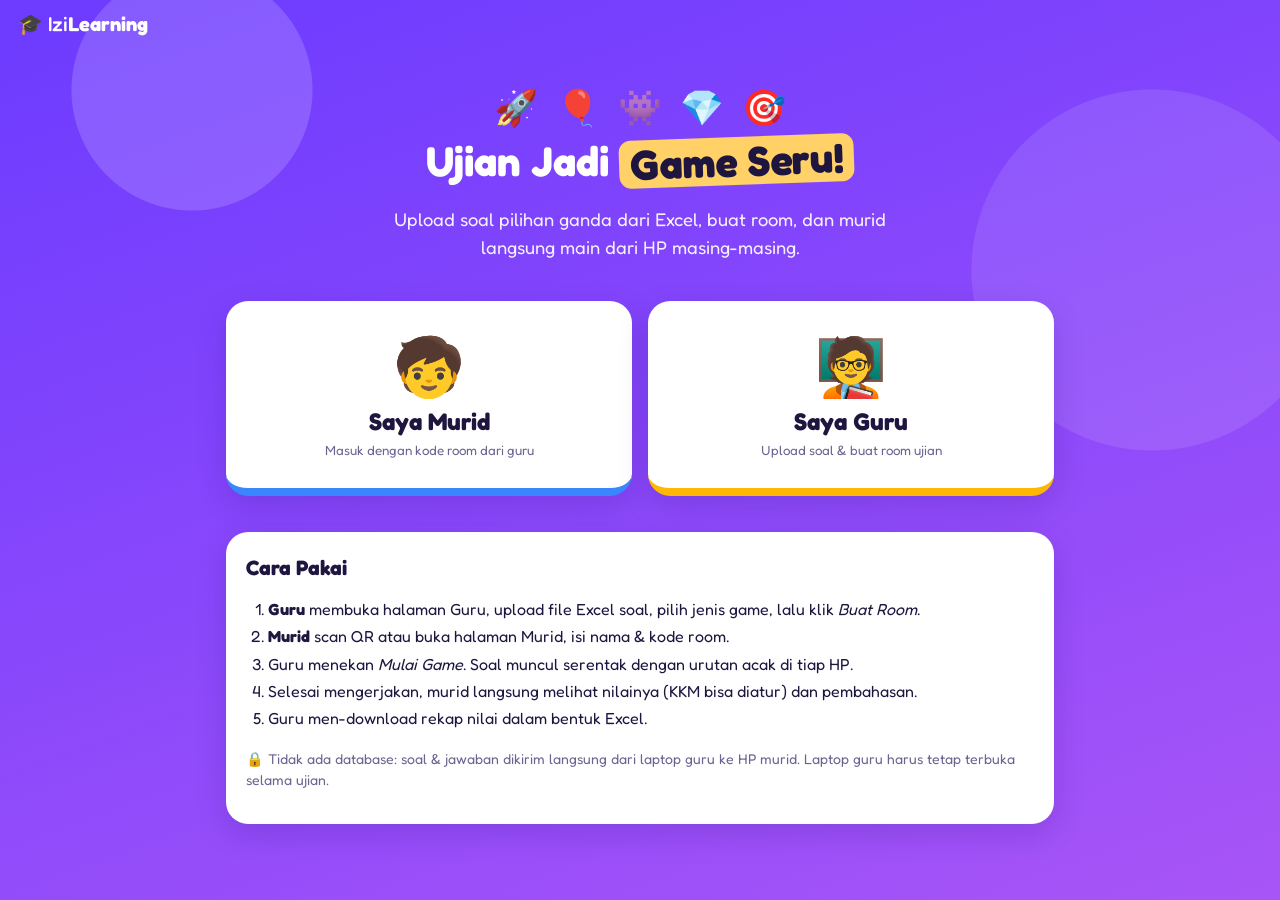
<file: index.html>
<!doctype html>
<html lang="id">
<head>
  <meta charset="utf-8">
  <meta name="viewport" content="width=device-width, initial-scale=1">
  <meta name="theme-color" content="#6C3BFF">
  <title>IziLearning · Ujian Jadi Game</title>
  <meta name="description" content="Ubah soal pilihan ganda dari Excel menjadi game seru untuk ulangan harian, UTS, dan challenge di kelas.">
  <link rel="icon" href="data:image/svg+xml,<svg xmlns='http://www.w3.org/2000/svg' viewBox='0 0 100 100'><text y='.9em' font-size='90'>🎓</text></svg>">
  <link rel="preconnect" href="https://fonts.googleapis.com">
  <link rel="stylesheet" href="https://fonts.googleapis.com/css2?family=Fredoka:wght@400;500;600;700&display=swap">
  <link rel="stylesheet" href="assets/css/style.css">
</head>
<body class="landing">
  <header class="topbar">
    <a class="brand" href="index.html">🎓 Izi<b>Learning</b></a>
  </header>
  <main class="wrap">
    <div class="hero center">
      <div class="floaties" aria-hidden="true"><span>🚀</span><span>🎈</span><span>👾</span><span>💎</span><span>🎯</span></div>
      <h1>Ujian Jadi <span class="hl">Game Seru!</span></h1>
      <p class="lead">Upload soal pilihan ganda dari Excel, buat room, dan murid langsung main dari HP masing-masing.</p>
    </div>
    <div class="role-grid">
      <a class="role card" href="murid.html">
        <span class="role-ico">🧒</span>
        <b>Saya Murid</b>
        <small>Masuk dengan kode room dari guru</small>
      </a>
      <a class="role card teacher" href="guru.html">
        <span class="role-ico">🧑‍🏫</span>
        <b>Saya Guru</b>
        <small>Upload soal & buat room ujian</small>
      </a>
    </div>
    <div class="card how">
      <h2>Cara Pakai</h2>
      <ol>
        <li><b>Guru</b> membuka halaman Guru, upload file Excel soal, pilih jenis game, lalu klik <i>Buat Room</i>.</li>
        <li><b>Murid</b> scan QR atau buka halaman Murid, isi nama & kode room.</li>
        <li>Guru menekan <i>Mulai Game</i>. Soal muncul serentak dengan urutan acak di tiap HP.</li>
        <li>Selesai mengerjakan, murid langsung melihat nilainya (KKM bisa diatur) dan pembahasan.</li>
        <li>Guru men-download rekap nilai dalam bentuk Excel.</li>
      </ol>
      <p class="muted small">🔒 Tidak ada database: soal & jawaban dikirim langsung dari laptop guru ke HP murid. Laptop guru harus tetap terbuka selama ujian.</p>
    </div>
  </main>
</body>
</html>
</file>
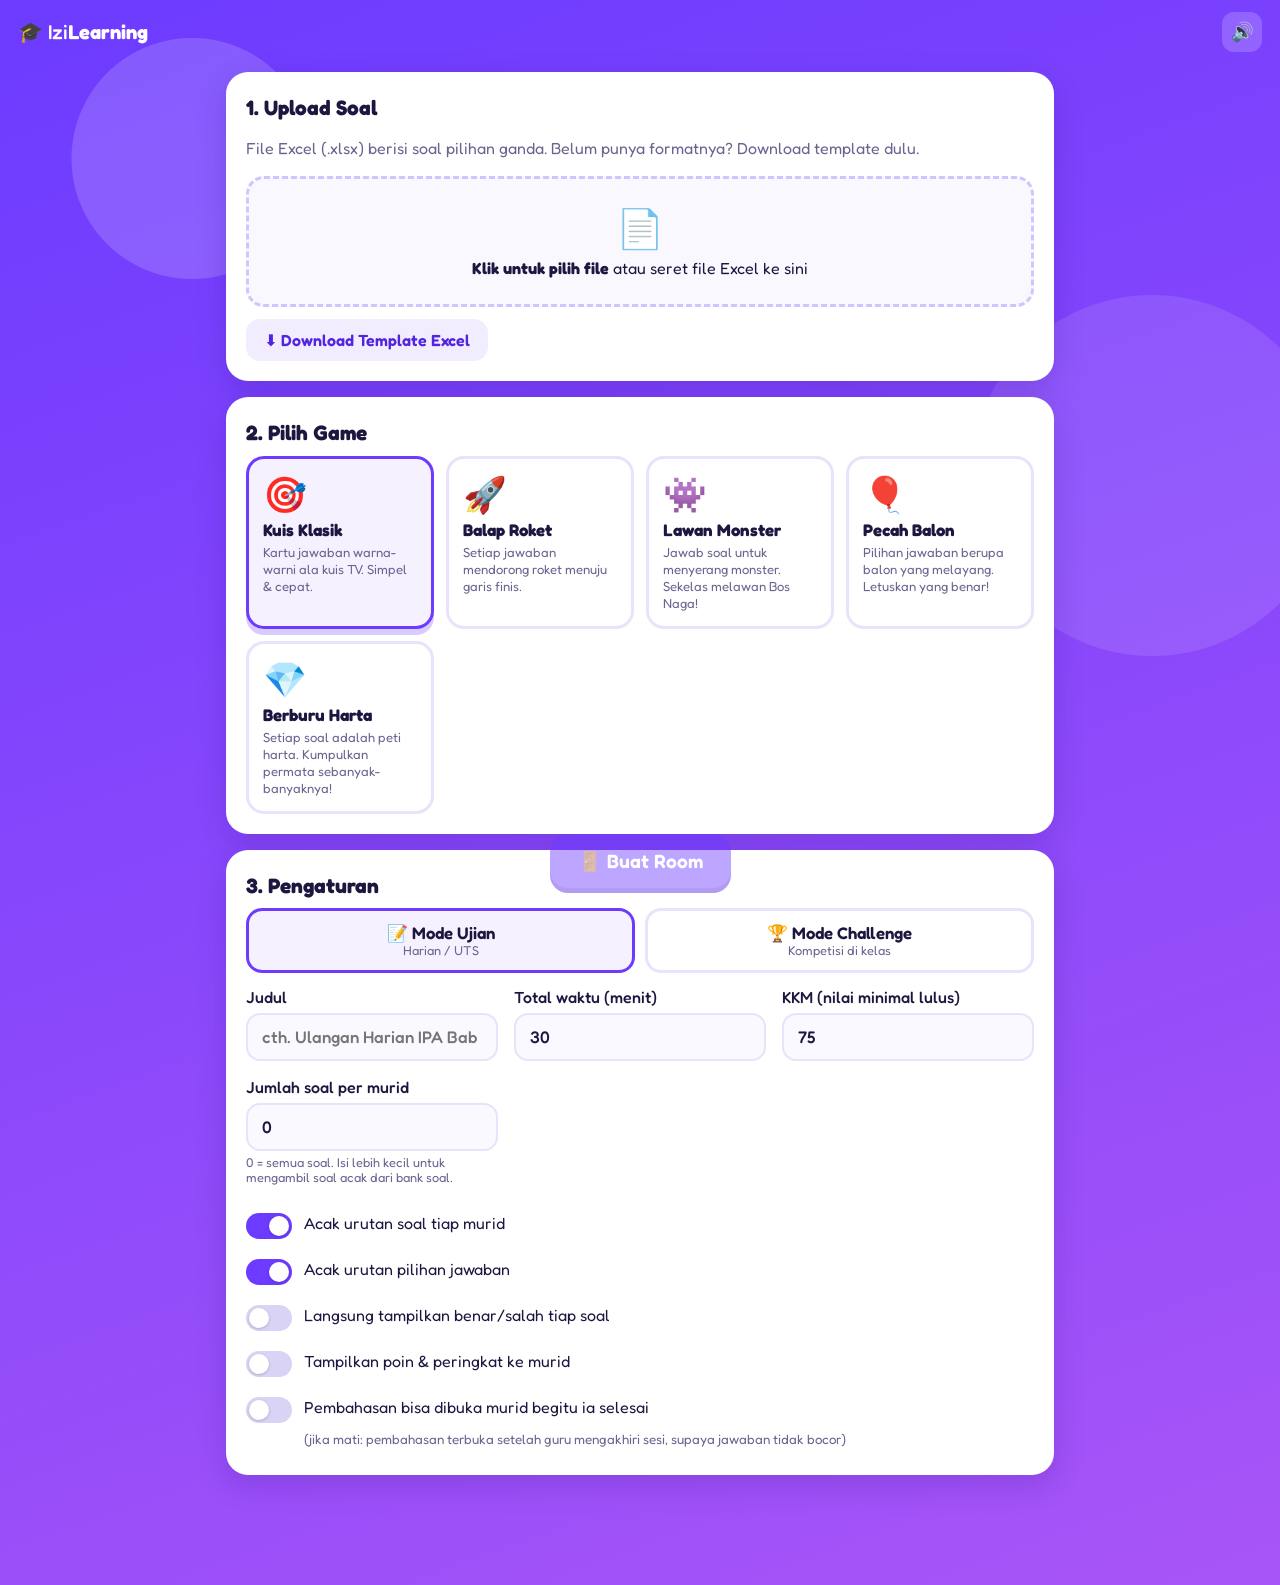
<file: guru.html>
<!doctype html>
<html lang="id">
<head>
  <meta charset="utf-8">
  <meta name="viewport" content="width=device-width, initial-scale=1">
  <title>Guru · IziLearning</title>
  <link rel="icon" href="data:image/svg+xml,<svg xmlns='http://www.w3.org/2000/svg' viewBox='0 0 100 100'><text y='.9em' font-size='90'>🎓</text></svg>">
  <link rel="preconnect" href="https://fonts.googleapis.com">
  <link rel="stylesheet" href="https://fonts.googleapis.com/css2?family=Fredoka:wght@400;500;600;700&display=swap">
  <link rel="stylesheet" href="assets/css/style.css">
</head>
<body class="host">
  <header class="topbar">
    <a class="brand" href="index.html">🎓 Izi<b>Learning</b></a>
    <span class="net" id="net" hidden></span>
    <button class="icon-btn" data-mute title="Suara"></button>
  </header>

  <!-- ================= SETUP ================= -->
  <section class="screen active" id="scr-setup">
    <div class="wrap">
      <div class="card resume" id="resume" hidden></div>

      <div class="card">
        <h2>1. Upload Soal</h2>
        <p class="muted">File Excel (.xlsx) berisi soal pilihan ganda. Belum punya formatnya? Download template dulu.</p>
        <label class="drop" id="drop">
          <input type="file" id="file" accept=".xlsx,.xls,.csv" hidden>
          <span class="drop-ico">📄</span>
          <span id="drop-txt"><b>Klik untuk pilih file</b> atau seret file Excel ke sini</span>
        </label>
        <div class="row">
          <button class="btn ghost" id="btn-template">⬇️ Download Template Excel</button>
        </div>
        <div id="parse-result"></div>
      </div>

      <div class="card">
        <h2>2. Pilih Game</h2>
        <div class="game-grid" id="game-grid"></div>
      </div>

      <div class="card">
        <h2>3. Pengaturan</h2>
        <div class="seg" id="preset">
          <button data-preset="ujian" class="on">📝 Mode Ujian<small>Harian / UTS</small></button>
          <button data-preset="challenge">🏆 Mode Challenge<small>Kompetisi di kelas</small></button>
        </div>
        <div class="form-grid">
          <label>Judul<input id="f-title" maxlength="80" placeholder="cth. Ulangan Harian IPA Bab 3"></label>
          <label>Total waktu (menit)<input id="f-duration" type="number" min="1" max="300" value="30"></label>
          <label>KKM (nilai minimal lulus)<input id="f-kkm" type="number" min="0" max="100" value="75"></label>
          <label>Jumlah soal per murid<input id="f-count" type="number" min="0" value="0"><small class="muted">0 = semua soal. Isi lebih kecil untuk mengambil soal acak dari bank soal.</small></label>
        </div>
        <div class="toggles">
          <label class="tg"><input type="checkbox" id="f-shuffleQ" checked><span></span>Acak urutan soal tiap murid</label>
          <label class="tg"><input type="checkbox" id="f-shuffleO" checked><span></span>Acak urutan pilihan jawaban</label>
          <label class="tg"><input type="checkbox" id="f-feedback"><span></span>Langsung tampilkan benar/salah tiap soal</label>
          <label class="tg"><input type="checkbox" id="f-rank"><span></span>Tampilkan poin & peringkat ke murid</label>
          <label class="tg"><input type="checkbox" id="f-reviewNow"><span></span>Pembahasan bisa dibuka murid begitu ia selesai<small class="muted">(jika mati: pembahasan terbuka setelah guru mengakhiri sesi, supaya jawaban tidak bocor)</small></label>
        </div>
      </div>

      <div class="sticky-cta">
        <button class="btn primary big" id="btn-create" disabled>🚪 Buat Room</button>
      </div>
    </div>
  </section>

  <!-- ================= LOBBY ================= -->
  <section class="screen" id="scr-lobby">
    <div class="wrap wide">
      <div class="lobby-head card">
        <div class="lobby-code">
          <div class="muted">Buka <b id="join-url-short"></b> lalu masukkan kode:</div>
          <div class="code" id="room-code">------</div>
          <div class="row">
            <button class="btn ghost sm" id="btn-copy">📋 Salin link</button>
            <span class="muted" id="lobby-game"></span>
          </div>
          <p class="warn-note" id="file-note" hidden>⚠️ Halaman ini dibuka dari file lokal. Agar murid bisa scan QR, buka IziLearning lewat link online (GitHub Pages).</p>
        </div>
        <div class="qr" id="qr"></div>
      </div>
      <div class="card">
        <div class="row between">
          <h2>Murid di room: <span id="lobby-count">0</span></h2>
          <span class="muted">Klik murid untuk mengeluarkan.</span>
        </div>
        <div class="players" id="lobby-players"><p class="muted waiting">Menunggu murid bergabung… 👀</p></div>
      </div>
      <div class="sticky-cta row">
        <button class="btn ghost" id="btn-cancel">✖ Batalkan Room</button>
        <button class="btn primary big" id="btn-launch" disabled>🚀 Mulai Game!</button>
      </div>
    </div>
  </section>

  <!-- ================= PLAY ================= -->
  <section class="screen" id="scr-play">
    <div class="wrap wide">
      <div class="play-head card">
        <div>
          <div class="muted" id="play-title"></div>
          <div class="row"><span class="code sm" id="play-code"></span><span class="muted" id="play-stats"></span></div>
        </div>
        <div class="timer big" id="host-timer">00:00</div>
        <div class="row">
          <button class="btn ghost sm" id="btn-addtime">➕ 5 menit</button>
          <button class="btn danger sm" id="btn-end">⏹ Akhiri</button>
        </div>
      </div>
      <div class="tabs">
        <button data-tab="arena" class="on">🎮 Arena</button>
        <button data-tab="monitor">📊 Pantau Murid</button>
        <button id="btn-full" title="Layar penuh">⛶</button>
      </div>
      <div class="card tab-pane on" id="tab-arena"><div id="arena"></div></div>
      <div class="card tab-pane" id="tab-monitor">
        <div class="table-wrap">
          <table class="tbl">
            <thead><tr><th>Murid</th><th>Progres</th><th>Benar</th><th>Nilai</th><th>Poin</th><th>Status</th><th title="Berapa kali keluar dari halaman">⚠️ Tab</th></tr></thead>
            <tbody id="monitor-body"></tbody>
          </table>
        </div>
      </div>
      <div class="join-mini muted" id="join-mini"></div>
    </div>
    <div class="countdown" id="host-countdown" hidden></div>
  </section>

  <!-- ================= END ================= -->
  <section class="screen" id="scr-end">
    <div class="wrap wide">
      <div class="card center">
        <h1>🎉 Sesi Selesai!</h1>
        <p class="muted" id="end-title"></p>
        <div class="podium" id="podium"></div>
        <div class="stat-row" id="end-stats"></div>
        <div class="row center">
          <button class="btn primary big" id="btn-download">⬇️ Download Nilai (Excel)</button>
        </div>
        <p class="muted small">Data tidak disimpan di server. Download nilai sebelum menutup halaman ini.</p>
      </div>
      <div class="card">
        <h2>Hasil Murid</h2>
        <div class="table-wrap">
          <table class="tbl">
            <thead><tr><th>#</th><th>Murid</th><th>Benar</th><th>Salah</th><th>Kosong</th><th>Nilai</th><th>Status</th><th>Poin</th><th>⚠️ Tab</th></tr></thead>
            <tbody id="end-body"></tbody>
          </table>
        </div>
      </div>
      <div class="card" id="hard-card">
        <h2>Soal yang Paling Banyak Salah</h2>
        <div id="hard-list"></div>
      </div>
      <div class="row center">
        <button class="btn ghost" id="btn-new">🔁 Buat Room Baru</button>
      </div>
    </div>
  </section>

  <script src="vendor/peerjs.min.js"></script>
  <script src="vendor/xlsx.full.min.js"></script>
  <script src="vendor/jszip.min.js"></script>
  <script src="vendor/qrcode.js"></script>
  <script src="assets/js/config.js"></script>
  <script src="assets/js/common.js"></script>
  <script src="assets/js/games.js"></script>
  <script src="assets/js/excel.js"></script>
  <script src="assets/js/host.js"></script>
</body>
</html>
</file>
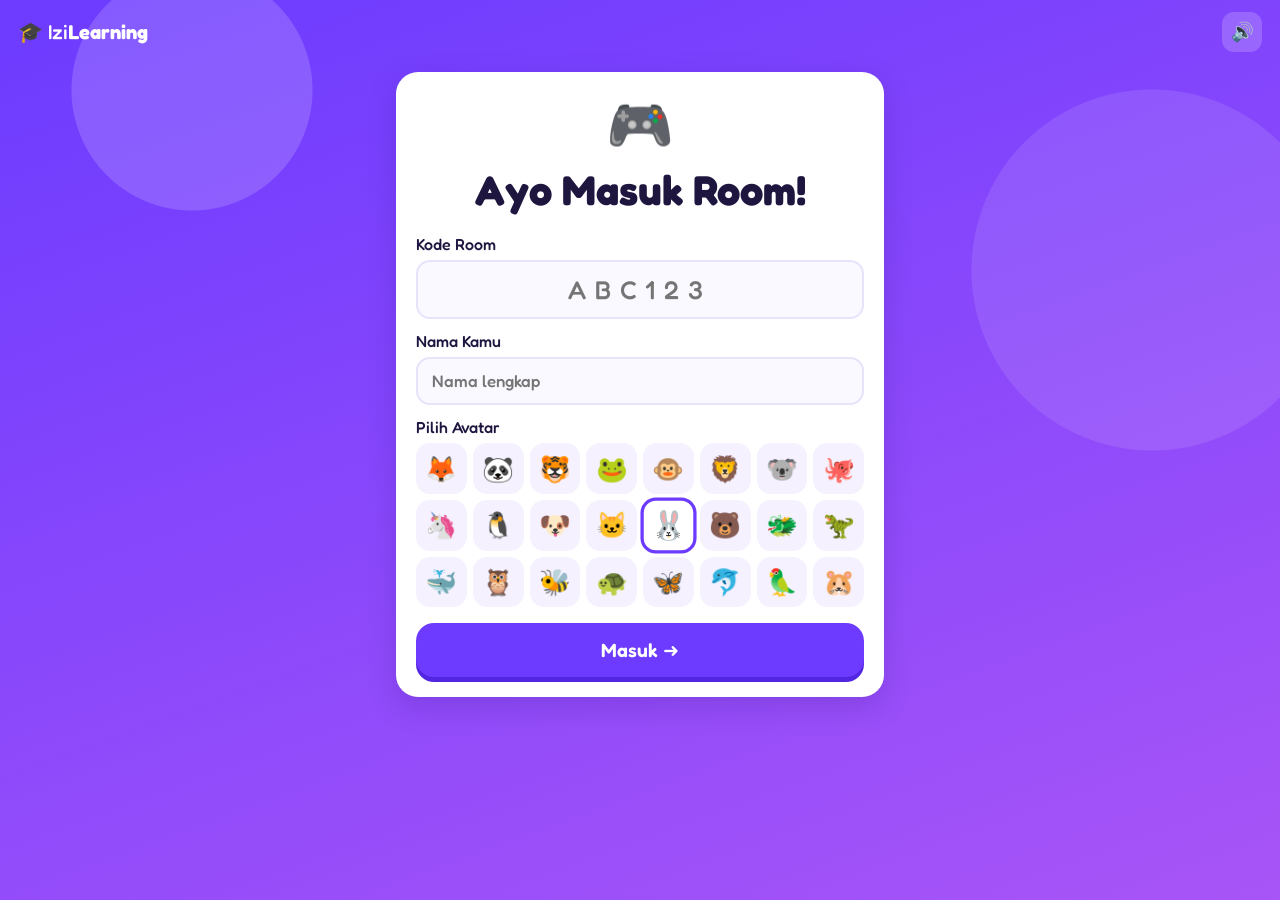
<file: murid.html>
<!doctype html>
<html lang="id">
<head>
  <meta charset="utf-8">
  <meta name="viewport" content="width=device-width, initial-scale=1, maximum-scale=1">
  <meta name="theme-color" content="#6C3BFF">
  <title>Murid · IziLearning</title>
  <link rel="icon" href="data:image/svg+xml,<svg xmlns='http://www.w3.org/2000/svg' viewBox='0 0 100 100'><text y='.9em' font-size='90'>🎓</text></svg>">
  <link rel="preconnect" href="https://fonts.googleapis.com">
  <link rel="stylesheet" href="https://fonts.googleapis.com/css2?family=Fredoka:wght@400;500;600;700&display=swap">
  <link rel="stylesheet" href="assets/css/style.css">
</head>
<body class="student">
  <header class="topbar">
    <a class="brand" href="index.html">🎓 Izi<b>Learning</b></a>
    <span class="net" id="net" hidden></span>
    <button class="icon-btn" data-mute title="Suara"></button>
  </header>

  <!-- JOIN -->
  <section class="screen active" id="scr-join">
    <div class="wrap narrow">
      <div class="card center">
        <div class="hero-emoji">🎮</div>
        <h1>Ayo Masuk Room!</h1>
        <form id="join-form" autocomplete="off">
          <label>Kode Room<input id="j-code" class="code-input" maxlength="6" placeholder="ABC123" autocapitalize="characters" required></label>
          <label>Nama Kamu<input id="j-name" maxlength="30" placeholder="Nama lengkap" required></label>
          <div class="label">Pilih Avatar</div>
          <div class="avatars" id="j-avatars"></div>
          <div class="err-note" id="j-err" hidden></div>
          <button class="btn primary big full" id="j-btn">Masuk ➜</button>
        </form>
      </div>
    </div>
  </section>

  <!-- CONNECTING -->
  <section class="screen" id="scr-wait">
    <div class="wrap narrow center">
      <div class="spinner"></div>
      <h2 id="wait-text">Menghubungkan ke room…</h2>
      <p class="muted" id="wait-sub"></p>
      <button class="btn ghost" id="wait-cancel">Batal</button>
    </div>
  </section>

  <!-- LOBBY -->
  <section class="screen" id="scr-lobby">
    <div class="wrap narrow center">
      <div class="card">
        <div class="me-av bounce-loop" id="lobby-av"></div>
        <h2 id="lobby-name"></h2>
        <p class="ok-note">✅ Kamu sudah masuk! Tunggu guru memulai game…</p>
        <div class="game-badge" id="lobby-game"></div>
        <div class="muted small" id="lobby-info"></div>
      </div>
      <div class="card">
        <div class="muted">Teman yang sudah masuk (<span id="lobby-count">0</span>)</div>
        <div class="mini-players" id="lobby-players"></div>
      </div>
    </div>
  </section>

  <!-- PLAY -->
  <section class="screen" id="scr-play">
    <div class="play-top">
      <div class="timer" id="timer">00:00</div>
      <div class="pts" id="pts" hidden></div>
      <button class="btn ghost sm" id="btn-submit">Kumpulkan</button>
    </div>
    <div id="stage"></div>
    <div class="wrap narrow play-body">
      <div class="qcard card" id="qcard">
        <div class="qnum" id="qnum"></div>
        <div class="qimg" id="qimg"></div>
        <div class="qtext" id="qtext"></div>
      </div>
      <div class="answers" id="answers"></div>
      <div class="row center"><button class="btn ghost sm" id="btn-skip">⏭️ Lewati dulu</button></div>
      <div class="mini-rank" id="mini-rank" hidden></div>
    </div>
    <div class="feedback" id="feedback" hidden></div>
  </section>

  <!-- RESULT -->
  <section class="screen" id="scr-result">
    <div class="wrap narrow center">
      <div class="card result-card" id="result-card"></div>
      <div class="row center">
        <button class="btn primary big" id="btn-review">📖 Lihat Pembahasan</button>
      </div>
      <p class="muted small" id="review-note"></p>
      <button class="btn ghost sm" id="btn-leave">Keluar</button>
    </div>
  </section>

  <!-- REVIEW -->
  <section class="screen" id="scr-review">
    <div class="wrap narrow">
      <div class="row between sticky-head">
        <button class="btn ghost sm" id="btn-back">⬅ Kembali</button>
        <b id="review-sum"></b>
      </div>
      <div id="review-list"></div>
    </div>
  </section>

  <!-- MESSAGE -->
  <section class="screen" id="scr-msg">
    <div class="wrap narrow center">
      <div class="card">
        <div class="hero-emoji" id="msg-emoji">👋</div>
        <h2 id="msg-title"></h2>
        <p id="msg-text" class="muted"></p>
        <a class="btn primary" href="murid.html">Masuk Room Lain</a>
      </div>
    </div>
  </section>

  <div class="countdown" id="countdown" hidden></div>

  <script src="vendor/peerjs.min.js"></script>
  <script src="assets/js/config.js"></script>
  <script src="assets/js/common.js"></script>
  <script src="assets/js/games.js"></script>
  <script src="assets/js/student.js"></script>
</body>
</html>
</file>
<file: assets/css/style.css>
/* ================= IziLearning ================= */
:root {
  --bg1: #6c3bff;
  --bg2: #a855f7;
  --ink: #1f1640;
  --muted: #6b6490;
  --card: #ffffff;
  --line: #e8e3fb;
  --primary: #6c3bff;
  --primary-d: #5225e0;
  --ok: #10b981;
  --bad: #ef4444;
  --warn: #f59e0b;
  --c0: #ff4d6d;
  --c1: #3a86ff;
  --c2: #ffb703;
  --c3: #22c55e;
  --radius: 22px;
  --shadow: 0 10px 30px rgba(40, 10, 120, 0.18);
  --font: 'Fredoka', 'Nunito', system-ui, -apple-system, 'Segoe UI', Roboto, sans-serif;
}
* { box-sizing: border-box; }
html, body { margin: 0; }
html { background: #8b48fc; }
body {
  font-family: var(--font);
  color: var(--ink);
  min-height: 100vh;
  background: radial-gradient(circle at 15% 10%, rgba(255, 255, 255, 0.16) 0 120px, transparent 121px),
    radial-gradient(circle at 90% 30%, rgba(255, 255, 255, 0.1) 0 180px, transparent 181px),
    linear-gradient(160deg, var(--bg1), var(--bg2));
  -webkit-tap-highlight-color: transparent;
}
h1, h2, h3 { margin: 0.2em 0 0.5em; line-height: 1.15; }
h1 { font-size: clamp(1.7rem, 4vw, 2.6rem); }
h2 { font-size: 1.3rem; }
p { line-height: 1.5; }
img { max-width: 100%; }
.muted { color: var(--muted); }
.small { font-size: 0.88rem; }
.center { text-align: center; }
[hidden] { display: none !important; }

/* ---------- Layout ---------- */
.topbar {
  display: flex; align-items: center; gap: 10px;
  padding: 12px 18px; color: #fff;
}
.brand { color: #fff; text-decoration: none; font-size: 1.25rem; font-weight: 500; margin-right: auto; }
.brand b { font-weight: 700; }
.wrap { max-width: 860px; margin: 0 auto; padding: 8px 16px 40px; }
.wrap.wide { max-width: 1200px; }
.wrap.narrow { max-width: 520px; }
.card {
  background: var(--card); border-radius: var(--radius); box-shadow: var(--shadow);
  padding: 20px; margin-bottom: 16px;
}
.row { display: flex; align-items: center; gap: 10px; flex-wrap: wrap; }
.row.between { justify-content: space-between; }
.row.end { justify-content: flex-end; }
.row.center { justify-content: center; }
.screen { display: none; }
.screen.active { display: block; animation: fadeUp 0.35s ease; }
@keyframes fadeUp { from { opacity: 0; transform: translateY(10px); } to { opacity: 1; transform: none; } }

/* ---------- Buttons ---------- */
.btn {
  font-family: inherit; font-size: 1rem; font-weight: 600; border: 0; cursor: pointer;
  border-radius: 14px; padding: 11px 18px; display: inline-flex; align-items: center; justify-content: center; gap: 6px;
  text-decoration: none; transition: transform 0.08s, box-shadow 0.15s, background 0.15s;
}
.btn:active:not(:disabled) { transform: translateY(2px) scale(0.98); }
.btn:disabled { opacity: 0.45; cursor: not-allowed; }
.btn.primary { background: var(--primary); color: #fff; box-shadow: 0 5px 0 var(--primary-d); }
.btn.primary:hover:not(:disabled) { background: #7b4dff; }
.btn.ghost { background: #f1edff; color: var(--primary-d); }
.btn.ghost:hover:not(:disabled) { background: #e6dfff; }
.btn.danger { background: #fee2e2; color: #b91c1c; }
.btn.big { font-size: 1.2rem; padding: 15px 28px; border-radius: 18px; }
.btn.sm { font-size: 0.88rem; padding: 7px 12px; border-radius: 11px; }
.btn.full { width: 100%; }
.icon-btn { background: rgba(255, 255, 255, 0.18); border: 0; color: #fff; border-radius: 12px; width: 40px; height: 40px; font-size: 1.15rem; cursor: pointer; }
.link { background: none; border: 0; color: var(--muted); cursor: pointer; font-size: 0.8rem; }
.link:hover { color: var(--bad); }

/* ---------- Forms ---------- */
label { display: block; font-weight: 500; margin-bottom: 12px; }
.label { font-weight: 500; margin: 6px 0; text-align: left; }
input[type='text'], input:not([type]), input[type='number'] {
  display: block; width: 100%; margin-top: 6px; font: inherit; font-size: 1.05rem;
  padding: 12px 14px; border-radius: 14px; border: 2px solid var(--line); background: #faf9ff; color: var(--ink);
}
input:focus { outline: none; border-color: var(--primary); background: #fff; }
.code-input { text-align: center; letter-spacing: 0.35em; font-size: 1.6rem !important; font-weight: 700; text-transform: uppercase; }
form label { text-align: left; }
.form-grid { display: grid; grid-template-columns: repeat(auto-fit, minmax(210px, 1fr)); gap: 4px 16px; margin-top: 14px; }
.form-grid small { display: block; font-weight: 400; margin-top: 4px; font-size: 0.8rem; }
.toggles { display: grid; gap: 4px; margin-top: 8px; }
.tg { display: flex; align-items: flex-start; gap: 12px; font-weight: 400; cursor: pointer; margin: 0; padding: 8px 0; flex-wrap: wrap; }
.tg small { flex-basis: 100%; padding-left: 58px; margin-top: -4px; }
.tg input { display: none; }
.tg span { flex: 0 0 46px; height: 26px; border-radius: 99px; background: #d9d3f5; position: relative; transition: background 0.2s; }
.tg span::after { content: ''; position: absolute; top: 3px; left: 3px; width: 20px; height: 20px; border-radius: 50%; background: #fff; transition: transform 0.2s; box-shadow: 0 1px 3px rgba(0,0,0,.2); }
.tg input:checked + span { background: var(--primary); }
.tg input:checked + span::after { transform: translateX(20px); }

.drop {
  display: flex; flex-direction: column; align-items: center; gap: 6px; padding: 26px; margin: 12px 0;
  border: 3px dashed #cfc5ff; border-radius: 18px; background: #faf8ff; cursor: pointer; text-align: center; font-weight: 400;
  transition: background 0.15s, border-color 0.15s;
}
.drop:hover, .drop.over { background: #f0ebff; border-color: var(--primary); }
.drop-ico { font-size: 2.4rem; }

.ok-note, .warn-note, .err-note { border-radius: 14px; padding: 10px 14px; margin: 10px 0; }
.ok-note { background: #dcfce7; color: #166534; }
.warn-note { background: #fef3c7; color: #92400e; }
.err-note { background: #fee2e2; color: #991b1b; }
.warn-note ul { margin: 6px 0 0; padding-left: 20px; font-size: 0.9rem; }
details summary { cursor: pointer; font-weight: 500; }
.preview { margin-top: 10px; background: #faf9ff; border-radius: 14px; padding: 10px 14px; }
.preview ol { padding-left: 22px; max-height: 420px; overflow: auto; }
.preview li { margin: 10px 0; }
.pv-q { white-space: pre-wrap; }
.pv-img { max-height: 120px; border-radius: 10px; margin: 6px 0; display: block; }
.pv-opts { display: flex; flex-wrap: wrap; gap: 6px 14px; font-size: 0.9rem; color: var(--muted); margin-top: 4px; }
.pv-opts .key { color: var(--ok); font-weight: 600; }

/* ---------- Game picker ---------- */
.game-grid { display: grid; grid-template-columns: repeat(auto-fit, minmax(150px, 1fr)); gap: 12px; }
.game-card {
  font-family: inherit; text-align: left; border: 3px solid var(--line); background: #fff; border-radius: 18px;
  padding: 14px; cursor: pointer; display: flex; flex-direction: column; gap: 4px; transition: transform 0.12s, border-color 0.12s;
}
.game-card:hover { transform: translateY(-3px); }
.game-card.on { border-color: var(--primary); background: #f5f1ff; box-shadow: 0 6px 0 #d8ccff; }
.game-card .ge { font-size: 2.2rem; }
.game-card b { font-size: 1.05rem; color: var(--ink); }
.game-card small { color: var(--muted); font-size: 0.82rem; line-height: 1.3; }
.seg { display: grid; grid-template-columns: 1fr 1fr; gap: 10px; }
.seg button {
  font-family: inherit; font-size: 1.05rem; font-weight: 600; border: 3px solid var(--line); background: #fff; color: var(--ink);
  border-radius: 16px; padding: 12px; cursor: pointer; display: flex; flex-direction: column; align-items: center;
}
.seg button small { font-weight: 400; color: var(--muted); font-size: 0.8rem; }
.seg button.on { border-color: var(--primary); background: #f5f1ff; }
.sticky-cta { position: sticky; bottom: 12px; display: flex; justify-content: center; gap: 10px; z-index: 5; }
.sticky-cta .btn.ghost { box-shadow: var(--shadow); background: #fff; }
.resume { border: 3px solid #ffd166; }

/* ---------- Landing ---------- */
.landing .hero { color: #fff; padding: 30px 0 10px; position: relative; }
.landing .lead { font-size: 1.15rem; opacity: 0.92; max-width: 560px; margin: 0 auto 20px; }
.hl { background: #ffd166; color: var(--ink); padding: 0 10px; border-radius: 12px; display: inline-block; transform: rotate(-2deg); }
.floaties { display: flex; justify-content: center; gap: 18px; font-size: 2.2rem; margin-bottom: 8px; }
.floaties span { animation: bob 3s ease-in-out infinite; }
.floaties span:nth-child(2) { animation-delay: 0.4s; }
.floaties span:nth-child(3) { animation-delay: 0.8s; }
.floaties span:nth-child(4) { animation-delay: 1.2s; }
.floaties span:nth-child(5) { animation-delay: 1.6s; }
@keyframes bob { 0%, 100% { transform: translateY(0); } 50% { transform: translateY(-10px); } }
.role-grid { display: grid; grid-template-columns: repeat(auto-fit, minmax(240px, 1fr)); gap: 16px; margin: 10px 0 20px; }
.role { text-decoration: none; color: var(--ink); display: flex; flex-direction: column; align-items: center; text-align: center; gap: 6px; padding: 30px 20px; transition: transform 0.15s; border-bottom: 8px solid var(--c1); }
.role.teacher { border-bottom-color: var(--c2); }
.role:hover { transform: translateY(-5px) rotate(-0.5deg); }
.role-ico { font-size: 3.6rem; }
.role b { font-size: 1.5rem; }
.role small { color: var(--muted); }
.how ol { padding-left: 22px; line-height: 1.7; }

/* ---------- Net badge, toasts, modal ---------- */
.net { font-size: 0.85rem; padding: 4px 10px; border-radius: 99px; background: rgba(255, 255, 255, 0.2); color: #fff; }
.net.offline { background: #ef4444; }
.net.reconnecting { background: #f59e0b; }
.toasts { position: fixed; top: 14px; left: 50%; transform: translateX(-50%); z-index: 100; display: flex; flex-direction: column; gap: 8px; align-items: center; width: min(92vw, 420px); pointer-events: none; }
.toast { background: var(--ink); color: #fff; padding: 10px 16px; border-radius: 14px; box-shadow: var(--shadow); animation: fadeUp 0.25s; transition: opacity 0.3s, transform 0.3s; text-align: center; }
.toast.ok { background: #059669; }
.toast.warn { background: #d97706; }
.toast.out { opacity: 0; transform: translateY(-10px); }
.modal-bg { position: fixed; inset: 0; background: rgba(20, 10, 50, 0.55); display: grid; place-items: center; z-index: 90; padding: 16px; animation: fadeUp 0.2s; }
.modal { max-width: 420px; width: 100%; margin: 0; }
.confetti { position: fixed; inset: 0; pointer-events: none; z-index: 95; }

/* ---------- Lobby (guru) ---------- */
.lobby-head { display: grid; grid-template-columns: 1fr auto; gap: 20px; align-items: center; }
.code { font-size: clamp(3rem, 9vw, 5.5rem); font-weight: 700; letter-spacing: 0.12em; color: var(--primary); line-height: 1.1; margin: 4px 0 10px; }
.code.sm { font-size: 1.3rem; letter-spacing: 0.1em; margin: 0; background: #f1edff; padding: 2px 10px; border-radius: 10px; }
.qr { width: 220px; height: 220px; background: #fff; border-radius: 16px; }
.qr svg { width: 100%; height: 100%; }
.players { display: flex; flex-wrap: wrap; gap: 10px; min-height: 80px; align-items: flex-start; }
.player { font-family: inherit; display: flex; align-items: center; gap: 8px; background: #f5f1ff; border: 0; border-radius: 99px; padding: 8px 16px 8px 8px; font-size: 1.1rem; cursor: pointer; color: var(--ink); }
.player:hover { background: #fee2e2; text-decoration: line-through; }
.player .av { font-size: 1.6rem; background: #fff; border-radius: 50%; width: 40px; height: 40px; display: grid; place-items: center; }
.player.off { opacity: 0.45; }
.pop-in { animation: popIn 0.35s cubic-bezier(0.2, 1.6, 0.4, 1); }
@keyframes popIn { from { transform: scale(0.4); opacity: 0; } to { transform: none; opacity: 1; } }
.waiting { width: 100%; text-align: center; padding: 20px; animation: bob 2.5s infinite; }
.join-mini { text-align: center; color: #fff; opacity: 0.85; margin-top: 8px; }

/* ---------- Play (guru) ---------- */
.play-head { display: grid; grid-template-columns: 1fr auto 1fr; align-items: center; gap: 12px; }
.play-head > .row:last-child { justify-content: flex-end; }
.timer { font-weight: 700; font-variant-numeric: tabular-nums; font-size: 1.4rem; background: #f1edff; color: var(--primary-d); padding: 6px 14px; border-radius: 14px; }
.timer.big { font-size: clamp(2rem, 5vw, 3.2rem); }
.timer.danger { background: #fee2e2; color: #b91c1c; animation: pulse 1s infinite; }
@keyframes pulse { 50% { transform: scale(1.05); } }
.tabs { display: flex; gap: 8px; margin-bottom: 10px; }
.tabs button { font-family: inherit; font-size: 1rem; font-weight: 600; border: 0; border-radius: 14px; padding: 10px 16px; background: rgba(255, 255, 255, 0.25); color: #fff; cursor: pointer; }
.tabs button.on { background: #fff; color: var(--primary-d); }
.tabs #btn-full { margin-left: auto; }
.tab-pane { display: none; }
.tab-pane.on { display: block; }
.table-wrap { overflow-x: auto; }
.tbl { width: 100%; border-collapse: collapse; font-size: 0.95rem; }
.tbl th, .tbl td { padding: 9px 10px; text-align: left; border-bottom: 1px solid var(--line); white-space: nowrap; }
.tbl th { color: var(--muted); font-weight: 500; font-size: 0.85rem; }
.tbl tr.off { opacity: 0.55; }
.tbl .bar { width: 90px; display: inline-block; vertical-align: middle; margin-right: 6px; }
.pass { color: #059669; }
.fail { color: #dc2626; }
.dot { display: inline-block; width: 9px; height: 9px; border-radius: 50%; background: #cbd5e1; }
.dot.on { background: #22c55e; }
.bar { height: 10px; border-radius: 99px; background: #ece8fb; overflow: hidden; }
.bar i { display: block; height: 100%; background: linear-gradient(90deg, #7c3aed, #ec4899); border-radius: 99px; transition: width 0.5s; }
.countdown {
  position: fixed; inset: 0; display: grid; place-items: center; z-index: 80;
  background: rgba(30, 10, 80, 0.75); color: #fff; font-size: clamp(5rem, 25vw, 14rem); font-weight: 700;
  text-shadow: 0 8px 0 rgba(0, 0, 0, 0.25); animation: popIn 0.4s; pointer-events: none;
}

/* Arena */
.arena { min-height: 300px; position: relative; }
.lb-rows, .lanes { position: relative; }
.lb-row, .lane { position: absolute; left: 0; right: 0; height: 50px; display: flex; align-items: center; gap: 10px; transition: transform 0.6s cubic-bezier(0.3, 1.3, 0.5, 1); }
.lb-row .rank { width: 34px; text-align: center; font-weight: 700; font-size: 1.2rem; }
.lb-row .av { font-size: 1.7rem; }
.lb-row .nm { width: 170px; font-weight: 600; overflow: hidden; text-overflow: ellipsis; white-space: nowrap; }
.lb-bar { flex: 1; height: 30px; background: #f1edff; border-radius: 12px; overflow: hidden; }
.lb-bar i { display: block; height: 100%; background: linear-gradient(90deg, #6c3bff, #c084fc); border-radius: 12px; transition: width 0.6s; }
.arena-treasure .lb-bar i { background: linear-gradient(90deg, #14b8a6, #facc15); }
.lb-row .val { width: 120px; text-align: right; font-weight: 700; font-variant-numeric: tabular-nums; }
.lb-row.off, .lane.off, .chip.off, .bl-card.off { opacity: 0.4; }
.lane .nm { width: 160px; font-weight: 600; overflow: hidden; text-overflow: ellipsis; white-space: nowrap; }
.lane-track {
  flex: 1; height: 46px; position: relative; border-radius: 12px;
  background: repeating-linear-gradient(90deg, #1e1b4b 0 40px, #262262 40px 80px); overflow: hidden;
}
.lane-track::after { content: ''; position: absolute; left: 0; right: 0; top: 50%; border-top: 2px dashed rgba(255, 255, 255, 0.35); }
.lane .flag { position: absolute; right: 8px; top: 50%; transform: translateY(-50%); font-size: 1.5rem; }
.lane .racer { position: absolute; top: 50%; transform: translateY(-50%); font-size: 1.6rem; transition: left 0.8s cubic-bezier(0.3, 1.4, 0.5, 1); z-index: 1; white-space: nowrap; }
.lane .racer .av { font-size: 1.2rem; margin-right: -4px; }
.lane.done .lane-track { background: repeating-linear-gradient(90deg, #065f46 0 40px, #047857 40px 80px); }
.boss-wrap { text-align: center; position: relative; padding: 10px 0 20px; }
.boss { font-size: clamp(6rem, 18vw, 11rem); line-height: 1; display: inline-block; animation: bob 2.4s ease-in-out infinite; }
.boss.dead { filter: grayscale(1); opacity: 0.4; transform: rotate(90deg); animation: none; }
.boss-name { font-weight: 700; font-size: 1.4rem; }
.hp { height: 18px; border-radius: 99px; background: #fde2e2; overflow: hidden; border: 3px solid #1f1640; max-width: 520px; margin: 8px auto 4px; }
.hp.big { height: 30px; }
.hp i { display: block; height: 100%; background: linear-gradient(90deg, #ef4444, #f97316); transition: width 0.6s; }
.boss-hp-txt { font-weight: 600; color: var(--muted); }
.chips { display: flex; flex-wrap: wrap; gap: 8px; justify-content: center; }
.chip { background: #f5f1ff; padding: 6px 12px; border-radius: 99px; font-weight: 500; }
.chip.done { background: #dcfce7; }
.bl-grid { display: grid; grid-template-columns: repeat(auto-fill, minmax(150px, 1fr)); gap: 12px; }
.bl-card { background: linear-gradient(#e0f2fe, #fff); border-radius: 18px; padding: 12px; text-align: center; }
.bl-card.done { background: linear-gradient(#dcfce7, #fff); }
.bl-ball { font-size: 3rem; transition: transform 0.6s; animation: bob 3s ease-in-out infinite; }
.bl-card .nm { font-weight: 600; margin: 4px 0; overflow: hidden; text-overflow: ellipsis; white-space: nowrap; }
.bl-card .val { font-size: 0.85rem; color: var(--muted); margin-top: 4px; }

/* ---------- End (guru) ---------- */
.podium { display: flex; justify-content: center; align-items: flex-end; gap: 12px; margin: 20px 0; }
.pod { text-align: center; width: 130px; }
.pod .av { font-size: 2.8rem; animation: bob 2.5s infinite; }
.pod .nm { font-weight: 600; overflow: hidden; text-overflow: ellipsis; white-space: nowrap; }
.pod .block { border-radius: 16px 16px 0 0; color: #fff; display: flex; flex-direction: column; justify-content: center; font-size: 1.6rem; font-weight: 700; }
.pod .block b { font-size: 1.8rem; }
.pod.p1 .block { height: 150px; background: linear-gradient(#fbbf24, #f59e0b); }
.pod.p2 .block { height: 115px; background: linear-gradient(#cbd5e1, #94a3b8); }
.pod.p3 .block { height: 90px; background: linear-gradient(#fdba74, #ea580c); }
.stat-row { display: flex; flex-wrap: wrap; gap: 10px; justify-content: center; margin: 14px 0; }
.stat { background: #f5f1ff; border-radius: 16px; padding: 10px 14px; min-width: 88px; display: flex; flex-direction: column; align-items: center; }
.stat b { font-size: 1.5rem; }
.stat small { color: var(--muted); }
.hard { display: flex; gap: 12px; align-items: flex-start; padding: 8px 0; border-bottom: 1px solid var(--line); }
.hard .pct { font-weight: 700; min-width: 48px; font-size: 1.1rem; }

/* ================= MURID ================= */
.hero-emoji { font-size: 3.4rem; line-height: 1.2; }
.avatars { display: grid; grid-template-columns: repeat(8, 1fr); gap: 6px; margin-bottom: 16px; }
.av-pick { font-size: 1.6rem; aspect-ratio: 1; border: 3px solid transparent; background: #f5f1ff; border-radius: 14px; cursor: pointer; padding: 0; }
.av-pick.on { border-color: var(--primary); background: #fff; transform: scale(1.1); }
.spinner { width: 64px; height: 64px; border-radius: 50%; border: 7px solid rgba(255, 255, 255, 0.3); border-top-color: #fff; margin: 60px auto 20px; animation: spin 0.9s linear infinite; }
@keyframes spin { to { transform: rotate(360deg); } }
#scr-wait h2, #scr-wait .muted { color: #fff; }
.me-av { font-size: 5rem; }
.bounce-loop { animation: bob 2s ease-in-out infinite; }
.game-badge { display: flex; align-items: center; gap: 12px; background: #f5f1ff; border-radius: 16px; padding: 12px; text-align: left; margin: 12px 0; }
.game-badge .ge { font-size: 2.4rem; }
.game-badge small { display: block; color: var(--muted); }
.mini-players { display: flex; flex-wrap: wrap; gap: 6px; justify-content: center; margin-top: 10px; }
.mini-p { background: #f5f1ff; border-radius: 99px; padding: 4px 10px; font-size: 0.9rem; }
.mini-p.me { background: var(--primary); color: #fff; }

/* Play (murid) */
.student #scr-play { padding-bottom: 30px; }
.play-top { display: flex; align-items: center; gap: 10px; padding: 0 16px 8px; max-width: 520px; margin: 0 auto; }
.play-top .timer { background: #fff; }
.pts { background: #fff; border-radius: 14px; padding: 6px 12px; font-weight: 700; }
.play-top #btn-submit { margin-left: auto; background: rgba(255, 255, 255, 0.9); }
.stage { max-width: 520px; margin: 0 auto 10px; padding: 0 16px; position: relative; color: #fff; }
.cl-info { display: flex; gap: 10px; justify-content: space-between; font-weight: 600; font-size: 0.95rem; margin-top: 6px; flex-wrap: wrap; }
.streak { background: #fb923c; padding: 0 10px; border-radius: 99px; animation: pulse 1s infinite; }
.seg-bar { display: flex; gap: 3px; }
.sg { flex: 1; height: 10px; border-radius: 99px; background: rgba(255, 255, 255, 0.28); display: block; }
.sg.done { background: rgba(255, 255, 255, 0.85); }
.sg.ok { background: #4ade80; }
.sg.no { background: #f87171; }
.sg.cur { background: #fde047; animation: pulse 1s infinite; }
.stage .bar { background: rgba(255, 255, 255, 0.3); }

.track { height: 74px; border-radius: 18px; background: linear-gradient(90deg, #0f0c29, #302b63, #24243e); position: relative; overflow: hidden; }
.stars { position: absolute; inset: 0; background-image: radial-gradient(2px 2px at 20px 20px, #fff, transparent), radial-gradient(1.5px 1.5px at 80px 50px, #fff, transparent), radial-gradient(1px 1px at 140px 30px, #fff, transparent), radial-gradient(2px 2px at 200px 60px, #fff, transparent); background-size: 230px 74px; animation: starsMove 6s linear infinite; opacity: 0.8; }
@keyframes starsMove { to { background-position: -230px 0; } }
.finish { position: absolute; right: 10px; top: 50%; transform: translateY(-50%); font-size: 2rem; }
.rocket { position: absolute; top: 50%; transform: translateY(-50%); font-size: 2.4rem; transition: left 0.9s cubic-bezier(0.3, 1.5, 0.5, 1); display: flex; align-items: center; }
.rocket .ship { display: inline-block; transform: rotate(45deg); }
.rocket .flame { width: 0; height: 10px; border-radius: 99px; background: linear-gradient(90deg, transparent, #f97316, #fde047); transition: width 0.3s; }
.rocket.boost .flame { width: 46px; }
.rocket.wobble { animation: wobble 0.6s; }
@keyframes wobble { 25% { transform: translateY(-50%) rotate(-12deg); } 75% { transform: translateY(-50%) rotate(12deg); } }

.mon-box { display: flex; align-items: center; gap: 14px; background: rgba(0, 0, 0, 0.18); border-radius: 18px; padding: 10px 14px; position: relative; }
.mon-face { font-size: 3.6rem; line-height: 1; animation: bob 2s ease-in-out infinite; }
.mon-face.hurt { animation: hurt 0.5s; }
.mon-face.spawn { animation: popIn 0.6s cubic-bezier(0.2, 1.6, 0.4, 1); }
.mon-face.dead { filter: grayscale(1); opacity: 0.5; animation: none; }
@keyframes hurt { 0%, 100% { transform: none; filter: none; } 30% { transform: translateX(-8px) scale(0.9); filter: brightness(2) saturate(0); } 60% { transform: translateX(8px); } }
.mon-side { flex: 1; }
.mon-name { font-weight: 700; }
.mon-side .hp { margin: 6px 0 2px; max-width: none; border-color: #fff; }
.mon-side span { font-size: 0.85rem; font-weight: 600; }
.shake { animation: shake 0.45s; }
@keyframes shake { 20% { transform: translateX(-10px); } 40% { transform: translateX(10px); } 60% { transform: translateX(-6px); } 80% { transform: translateX(6px); } }
.boss.hurt { animation: hurt 0.5s; }

.sky { display: flex; flex-wrap: wrap; gap: 2px; justify-content: center; min-height: 34px; background: rgba(255, 255, 255, 0.15); border-radius: 16px; padding: 6px; position: relative; }
.mini-b { font-size: 1.25rem; transition: transform 0.3s; }
.mini-b.pop, .mini-b.miss { transform: scale(0.8); opacity: 0.85; }

.chests { display: flex; flex-wrap: wrap; gap: 5px; justify-content: center; position: relative; background: rgba(0, 0, 0, 0.15); border-radius: 16px; padding: 8px; }
.chest { width: 30px; height: 26px; border-radius: 6px 6px 4px 4px; background: linear-gradient(#a16207 0 40%, #78350f 40% 46%, #a16207 46%); border: 2px solid #451a03; position: relative; display: grid; place-items: center; font-size: 1rem; }
.chest::after { content: ''; position: absolute; width: 6px; height: 7px; background: #facc15; border-radius: 2px; top: 35%; left: calc(50% - 3px); }
.chest.open { background: #fef3c7; border-color: #d97706; }
.chest.open::after { display: none; }
.chest.cur { box-shadow: 0 0 0 3px #fde047, 0 0 16px #fde047; animation: pulse 1s infinite; }
.chest.bounce { animation: popIn 0.6s cubic-bezier(0.2, 1.8, 0.4, 1); }

.float-text { position: absolute; left: 50%; top: 10%; transform: translateX(-50%); font-weight: 700; font-size: 1.4rem; pointer-events: none; animation: floatUp 1.2s forwards; white-space: nowrap; z-index: 3; text-shadow: 0 2px 0 rgba(0, 0, 0, 0.25); color: #fff; }
.float-text.good { color: #bbf7d0; }
.float-text.bad { color: #fecaca; }
.float-text.gold { color: #fde047; font-size: 1.7rem; }
@keyframes floatUp { from { opacity: 1; transform: translate(-50%, 0) scale(0.8); } 30% { transform: translate(-50%, -14px) scale(1.15); } to { opacity: 0; transform: translate(-50%, -50px) scale(1); } }

.play-body { padding-top: 0; }
.qcard { padding: 18px; }
.qcard.enter { animation: cardIn 0.4s cubic-bezier(0.2, 1.3, 0.4, 1); }
@keyframes cardIn { from { opacity: 0; transform: translateX(40px) rotate(2deg); } to { opacity: 1; transform: none; } }
.qnum { color: var(--muted); font-weight: 500; font-size: 0.9rem; }
.qtext { font-size: 1.2rem; font-weight: 500; white-space: pre-wrap; margin-top: 6px; line-height: 1.45; word-break: break-word; }
.qimg img { display: block; max-height: 260px; margin: 8px auto; border-radius: 14px; cursor: zoom-in; object-fit: contain; }
.qimg img.loading { min-height: 120px; width: 100%; background: linear-gradient(90deg, #f1edff, #faf8ff, #f1edff); background-size: 200% 100%; animation: shimmer 1.2s infinite; }
@keyframes shimmer { to { background-position: -200% 0; } }
.qimg img.zoom { position: fixed; inset: 0; margin: auto; max-height: 92vh; max-width: 96vw; z-index: 99; box-shadow: 0 0 0 100vmax rgba(0, 0, 0, 0.8); cursor: zoom-out; }

.answers { display: grid; gap: 10px; margin-bottom: 12px; }
.answers.tiles { grid-template-columns: 1fr 1fr; }
.answers.tiles.one-col { grid-template-columns: 1fr; }
.ans {
  font-family: inherit; border: 0; cursor: pointer; color: #fff; border-radius: 18px; padding: 14px 12px;
  min-height: 84px; display: flex; align-items: center; gap: 10px; text-align: left; font-size: 1.05rem; font-weight: 600;
  box-shadow: 0 6px 0 rgba(0, 0, 0, 0.22); transition: transform 0.08s, opacity 0.2s, filter 0.2s; position: relative;
}
.ans:active:not(:disabled) { transform: translateY(4px); box-shadow: 0 2px 0 rgba(0, 0, 0, 0.22); }
.ans.c0 { background: var(--c0); }
.ans.c1 { background: var(--c1); }
.ans.c2 { background: var(--c2); color: #3b2300; }
.ans.c3 { background: var(--c3); }
.ans .shape { font-size: 1.3rem; opacity: 0.85; }
.ans .lbl { background: rgba(255, 255, 255, 0.28); border-radius: 8px; padding: 0 7px; font-size: 0.85rem; }
.ans .txt { flex: 1; word-break: break-word; }
.ans:disabled { cursor: default; }
.answers .ans:disabled:not(.chosen):not(.right) { opacity: 0.35; filter: grayscale(0.6); }
.ans.chosen { outline: 4px solid #fff; outline-offset: -4px; transform: scale(1.02); }
.ans.right { background: #16a34a !important; color: #fff !important; opacity: 1 !important; filter: none !important; }
.ans.right::after { content: '✔'; position: absolute; right: 12px; top: 8px; font-size: 1.3rem; }
.ans.wrong { background: #dc2626 !important; color: #fff !important; }
.ans.wrong::after { content: '✖'; position: absolute; right: 12px; top: 8px; font-size: 1.3rem; }

/* Balon */
.answers.balloons { grid-template-columns: 1fr 1fr; gap: 18px 14px; padding: 6px 4px 20px; }
.ans.balloon {
  flex-direction: column; justify-content: center; text-align: center; min-height: 128px; border-radius: 50% 50% 46% 46% / 55% 55% 45% 45%;
  padding: 18px 14px; animation: balloonBob 3.2s ease-in-out infinite; box-shadow: inset -10px -12px 0 rgba(0, 0, 0, 0.12), inset 10px 10px 0 rgba(255, 255, 255, 0.25);
}
.ans.balloon::before { content: ''; position: absolute; bottom: -16px; left: 50%; width: 2px; height: 16px; background: rgba(255, 255, 255, 0.7); }
.ans.balloon.sm .txt { font-size: 0.9rem; }
.ans.balloon.xs .txt { font-size: 0.78rem; }
.ans.balloon .txt { flex: 0; }
.ans.balloon.popped { animation: popBalloon 0.35s forwards; }
.ans.balloon.right, .ans.balloon.wrong { animation: none; transform: none; opacity: 1; }
@keyframes balloonBob { 0%, 100% { transform: translateY(0) rotate(-2deg); } 50% { transform: translateY(-10px) rotate(2deg); } }
@keyframes popBalloon { 0% { transform: scale(1); } 50% { transform: scale(1.25); } 100% { transform: scale(0.95); } }

.feedback {
  position: fixed; left: 50%; bottom: 24px; transform: translateX(-50%); z-index: 70; min-width: 240px;
  border-radius: 22px; padding: 14px 24px; text-align: center; color: #fff; box-shadow: var(--shadow); animation: popIn 0.35s cubic-bezier(0.2, 1.6, 0.4, 1);
}
.feedback b { display: block; font-size: 1.5rem; }
.feedback.good { background: #16a34a; }
.feedback.bad { background: #dc2626; }
.feedback.warn { background: #d97706; }
.mini-rank { background: rgba(255, 255, 255, 0.92); border-radius: 16px; padding: 10px 14px; font-size: 0.92rem; }
.mini-rank .top { display: flex; flex-wrap: wrap; gap: 4px 12px; color: var(--muted); margin-top: 4px; }

/* Hasil */
.result-card { padding: 26px 20px; }
.ring { --p: 0; width: 170px; height: 170px; border-radius: 50%; margin: 10px auto; display: grid; place-items: center; background: conic-gradient(var(--rc) calc(var(--p) * 1%), #ede9fe 0); position: relative; }
.ring::before { content: ''; position: absolute; inset: 14px; background: #fff; border-radius: 50%; }
.ring.pass { --rc: #10b981; }
.ring.fail { --rc: #f97316; }
.ring-num { position: relative; font-size: 3.4rem; font-variant-numeric: tabular-nums; }
.badge { display: inline-block; padding: 6px 16px; border-radius: 99px; font-weight: 700; font-size: 1.15rem; }
.badge.pass { background: #dcfce7; color: #166534; }
.badge.fail { background: #ffedd5; color: #9a3412; }
.badge.sm { font-size: 0.85rem; padding: 3px 10px; }
.rank-line { font-weight: 600; font-size: 1.1rem; margin: 6px 0; }
.result-card .msg { font-size: 1.05rem; }
#scr-result > .wrap > .muted, #scr-result .muted.small { color: rgba(255, 255, 255, 0.9); }
#btn-leave { margin-top: 10px; }

/* Pembahasan */
.sticky-head { position: sticky; top: 0; z-index: 5; background: rgba(255, 255, 255, 0.95); border-radius: 0 0 16px 16px; padding: 10px 14px; margin-bottom: 12px; box-shadow: var(--shadow); }
.rv { border-left: 8px solid var(--ok); }
.rv.no { border-left-color: var(--bad); }
.rv-head { display: flex; justify-content: space-between; align-items: center; }
.rv-opts { display: grid; gap: 6px; margin-top: 10px; }
.rv-opt { display: flex; align-items: center; gap: 10px; border: 2px solid var(--line); border-radius: 12px; padding: 8px 10px; flex-wrap: wrap; }
.rv-opt .lbl { font-weight: 700; background: #f1edff; border-radius: 8px; padding: 0 8px; }
.rv-opt .txt { flex: 1; }
.rv-opt.key { border-color: #22c55e; background: #f0fdf4; }
.rv-opt.wrong { border-color: #ef4444; background: #fef2f2; }
.rv-opt .tag { font-size: 0.78rem; font-weight: 600; background: #22c55e; color: #fff; border-radius: 99px; padding: 1px 8px; }
.rv-opt .tag.me { background: var(--primary); }
.explain { margin-top: 10px; background: #fffbeb; border-radius: 12px; padding: 10px 12px; white-space: pre-wrap; }

/* ---------- Responsive ---------- */
@media (max-width: 760px) {
  .lobby-head { grid-template-columns: 1fr; text-align: center; }
  .lobby-head .row { justify-content: center; }
  .qr { margin: 0 auto; width: 180px; height: 180px; }
  .play-head { grid-template-columns: 1fr; text-align: center; }
  .play-head .row { justify-content: center !important; }
  .lb-row .nm, .lane .nm { width: 90px; font-size: 0.9rem; }
  .lb-row .val { width: 80px; font-size: 0.9rem; }
  .avatars { grid-template-columns: repeat(6, 1fr); }
}
@media (max-width: 380px) {
  .answers.tiles { grid-template-columns: 1fr; }
  .ans { min-height: 64px; }
}
</file>
